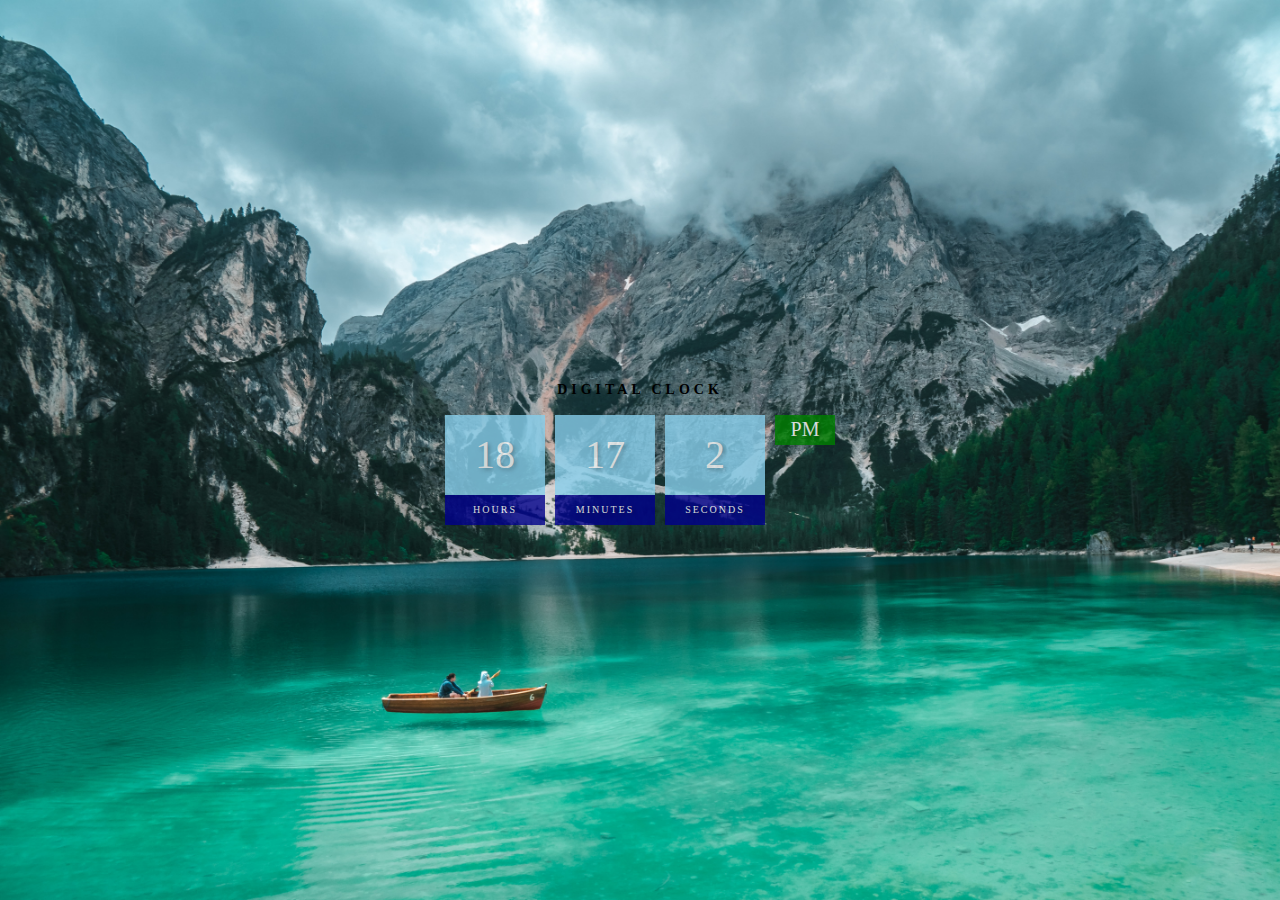
<file: digital clock/index.html>
<!DOCTYPE html>
<html lang="en">
<head>
    <meta charset="UTF-8">
    <meta http-equiv="X-UA-Compatible" content="IE=edge">
    <meta name="viewport" content="width=device-width, initial-scale=1.0">
    <title>Digital Clock</title>
    <link rel="stylesheet" href="style.css">

</head>
<body>
    <h2>Digital clock</h2>
    <div class="clock">
        <div>
            <span id="hour">00</span>
            <span class="text">Hours</span>
        </div>

        <div>
            <span id="minute">00</span>
            <span class="text">Minutes</span>
        </div>
        
        <div>
            <span id="second">00</span>
            <span class="text">Seconds</span>
        </div>

        <div>
            <span id="ampm">AM</span>
           
        </div>
    </div>
    <script src="index.js"></script>
</body>
</html>
</file>
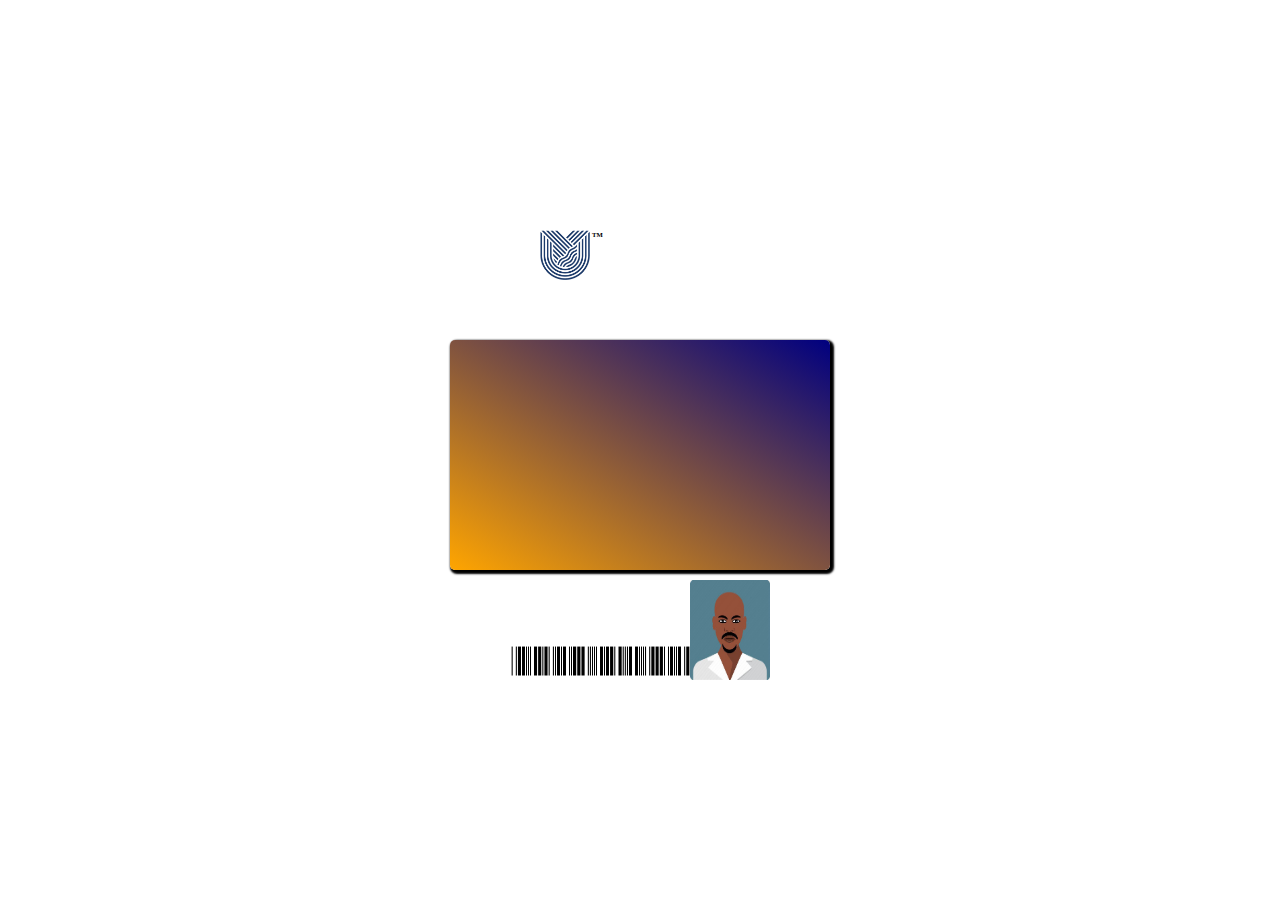
<file: Student card/index.html>
<!DOCTYPE html>
<html lang="en">
<head>
    <meta charset="UTF-8">
    <meta http-equiv="X-UA-Compatible" content="IE=edge">
    <meta name="viewport" content="width=device-width, initial-scale=1.0">
    <title>card</title>
<link rel="stylesheet"  href="style.css">
    
</head>
<body>
   <form class="card">
    
    <div class="logo">
    <img  class="lg" src="images/vut-logo-identity.png" alt="">
    </div>
    
    <div class="tm"><h6>TM</h6></div>
    <div class="vname"><h5>VAAL UNIVERSITY</h5></div>

    <p>OF TECHNOLOGY</p>
    <div class="slogan">Inspiring thought. Shaping talent</div>
<div class="motto">
    <h2>maVuti</h2>
</div>

<div class="studentname">
    <h4>UNKNOWN</h4>
</div>
<div class="course">
   <h3>N DIP:INFOMATION TECHNOLOGY</h3> 
</div>

<div class="STUDNO">
<H4>V67H5B45BBV@edu.vut.ac.za</H4>

</div>

<div class="barcode">
<img  class="bar" src="images/Code39Extendedcode.png" alt="">
</div>
<div class="photo">
    <img  class="pt" src="images/OIP.jpg" alt="">
</div>
</form>

</body>
</html>
</file>
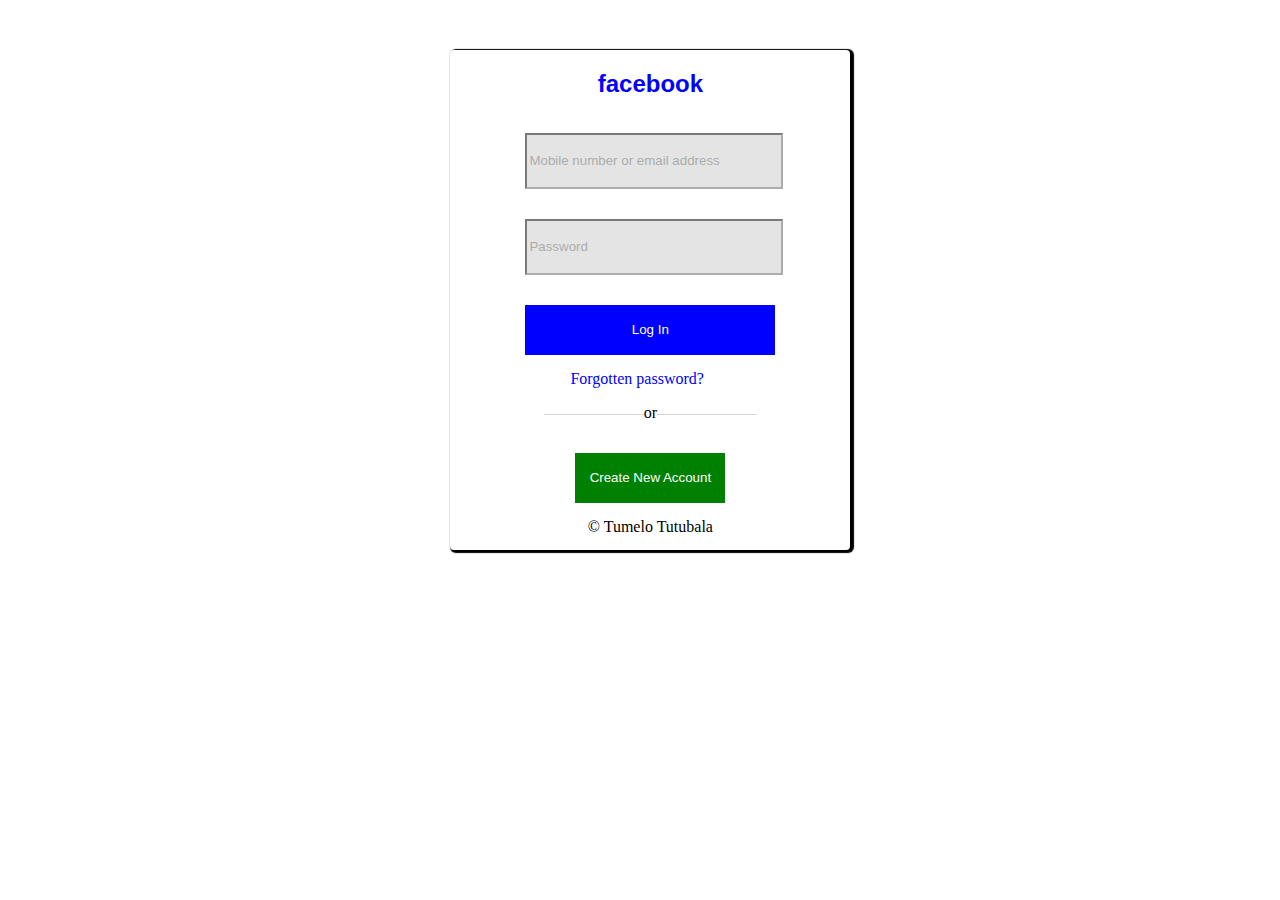
<file: login_facebook/home.html>
<!DOCTYPE html>
<html lang="en">
<head>
    <meta charset="UTF-8">
    <meta http-equiv="X-UA-Compatible" content="IE=edge">
    <meta name="viewport" content="width=device-width, initial-scale=1.0">
    <title>Facebook</title>

    <link href="style.css" rel="stylesheet" type="text/css">
</head>
<body>
<form>
    <div class="container">
            <h2  class="brand_name">facebook</h2>
            <input  class="username"type="text" name="uname"  id="usname"placeholder="Mobile number or email address" required>
            <input type="text" placeholder="Password" name="pass" id="pword" required>
            <br>
            <button type="submit" class="log_in" onclick="verCredentials()">Log In</button>
            <br>
            <a href="#" class="pass_reset">Forgotten password?</a>
            <p class="divider">or</p>
            <button type="button" class="create_acc">Create New Account</button>
            <footer>&copy; Tumelo Tutubala</footer>
    </div>
</form>
<script src="script.js"></script>
</body>
</html>
</file>
<file: digital clock/style.css>
body{
margin:0;
display: flex;
flex-direction: column;
align-items: center;
height: 100vh;
justify-content: center;
background-image: url("images/joel-vodell-TApAkERW5pQ-unsplash.jpg");
background-size: cover;
overflow: hidden;

}
h2{
    text-transform: uppercase;
    letter-spacing: 4px;
    font-size: 14px;
    text-align: center;
}

.clock{
    display: flex;

}

.clock div{
    margin: 5px;
}

.clock span{
    width: 100px;
    height: 80px;
    background:skyblue;
    opacity: .8;
    color: white;
    display: flex;
    justify-content: center;
    align-items: center;
    font-size: 40px;
    text-shadow: 2px 2px 4px rgba(0, 0,0, 0.3);
}

.clock .text{
    height: 30px;
    font-size: 10px;
    text-transform: uppercase;
    letter-spacing: 2px;
    background: darkblue;
    opacity: 0.8;
}

.clock #ampm{
    bottom: 0;
    width: 60px;
    height: 30px;
    font-size: 20px;
background: green;

}
</file>
<file: Student card/style.css>
body{
    margin: 0;
    display: flex;
    justify-content: center;
    align-items: center;
    height: 100vh;
    background-color:white;
   text-align: center;
   margin: 5px;
   overflow: hidden;
   
}


.card{
    background-image:linear-gradient(to top right,orange ,navy);
    box-shadow: 2px 2px 2px 2px;
    margin: 50px;
    padding: 40px;
    border-radius: 5px;
    border: 150px;
    height: 150px;
    width: 300px;
}
  
.logo{

   background-image:linear-gradient(to top right,orange ,navy);
}
.lg{
    position: absolute;
    max-width:70px;
    max-height: 50px;
    top:230px;
    left:540px; 
    background-image:linear-gradient(to top right,orange ,navy);
}

.vname{
    color: white;
    position: absolute;
    top:210px;
    left:625px;   
}


.slogan{
    color: white;
    position: absolute;
    top:265px;
    left:625px;  
    font-size: 10px; 
}

P{
    COLOR: white;
    position: absolute;
    top:234px;
    left:625px;
    font-size:15px;
}


.motto{
   position: absolute;
   top:220px;
    right:510px;
    color: white;
    font-family: cursive;
}


.barcode{
    position: absolute;
    left: 510px;
    bottom: 220px;

}


.tm{
    position: absolute;
    top:215px;
    left:592px; 
    font-size: 10px; 
}

.pt{

    position: absolute;
    max-width:80px;
    height: 100px;
    bottom:220px;
    right:510px;

}
.bar{

   max-width:200px;
   max-height: 90px;
}
.course{
    position: absolute;
    left: 510px;
    bottom: 280px;
    font-size: 7.3px;
    color: white;
}

.studentname{
    position: absolute;
    left: 510px;
    bottom: 280px;
    
    color: white;
     font-size: 18px;
     font-size: 15px;
}

.STUDNO{
    position: absolute;
    left: 510px;
    bottom: 240px;
    color: white;
}
</file>
<file: login_facebook/style.css>
form{
    left: 35%;
    top:30px ;
    position: relative;
}
.container{
     height: 500px;
    width: 400px;
    background-color:white;
    box-shadow: 2px 1px 1px 2px ;
    display: block !important;
    border-radius: 4px;
}
.brand_name{
    position: relative;
     color: blue;
   padding-top:20px;
    text-align: center;
    font-family: Arial, Helvetica, sans-serif;
}
input{
    background-color: lightgray;
    opacity: 0.6;
    margin: 15px;
    position: relative;
 justify-items: center;
  width: 250px;
  height: 50px;
 left: 60px;
}
button{
    position: relative;
    margin:15px;
    width: 250px;
  height: 50px;
 border: none !important;;
}
.log_in{
    background-color:blue;
    color: white ;
    left: 59.9px;
}
a{
    text-decoration: none;
}
.pass_reset{
    position: relative;
    margin-left:70px;
    left: 50px;
    color: blue;  
}
.divider{
    overflow:hidden;
    text-align:center;
}
.divider:before{
    background-color:lightgrey;
    display : inline-block;
    content:"";
    height:1px;
    position:relative;
    vertical-align:middle;
    width:100px;
}
.divider:after{
    background-color:lightgrey;
    display : inline-block;
    content:"";
    height:1px;
    position:relative;
    vertical-align:middle;
    width:100px;

}
.create_acc{
    position:relative;
    background-color:green;
    width:150px;
    color:white;
    left: 110px;
}
footer{
    text-align: center;
}
</file>
